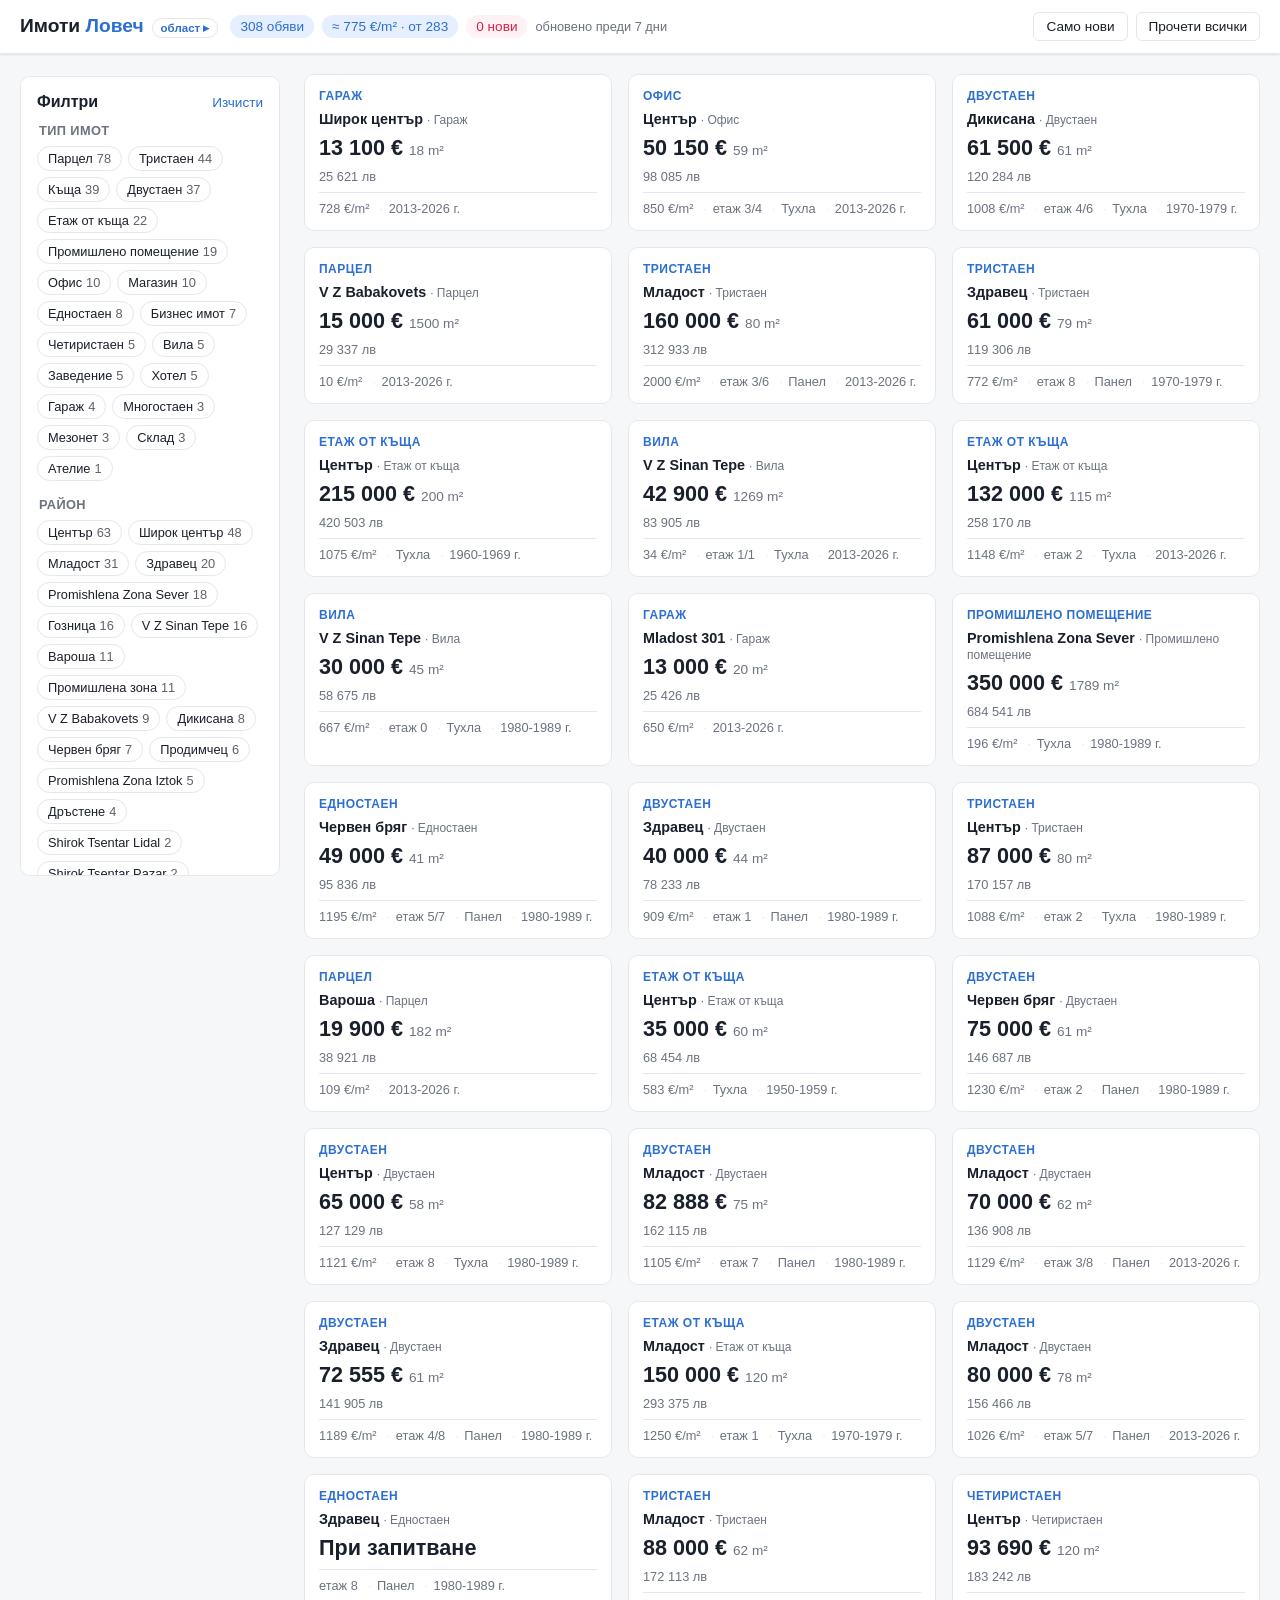
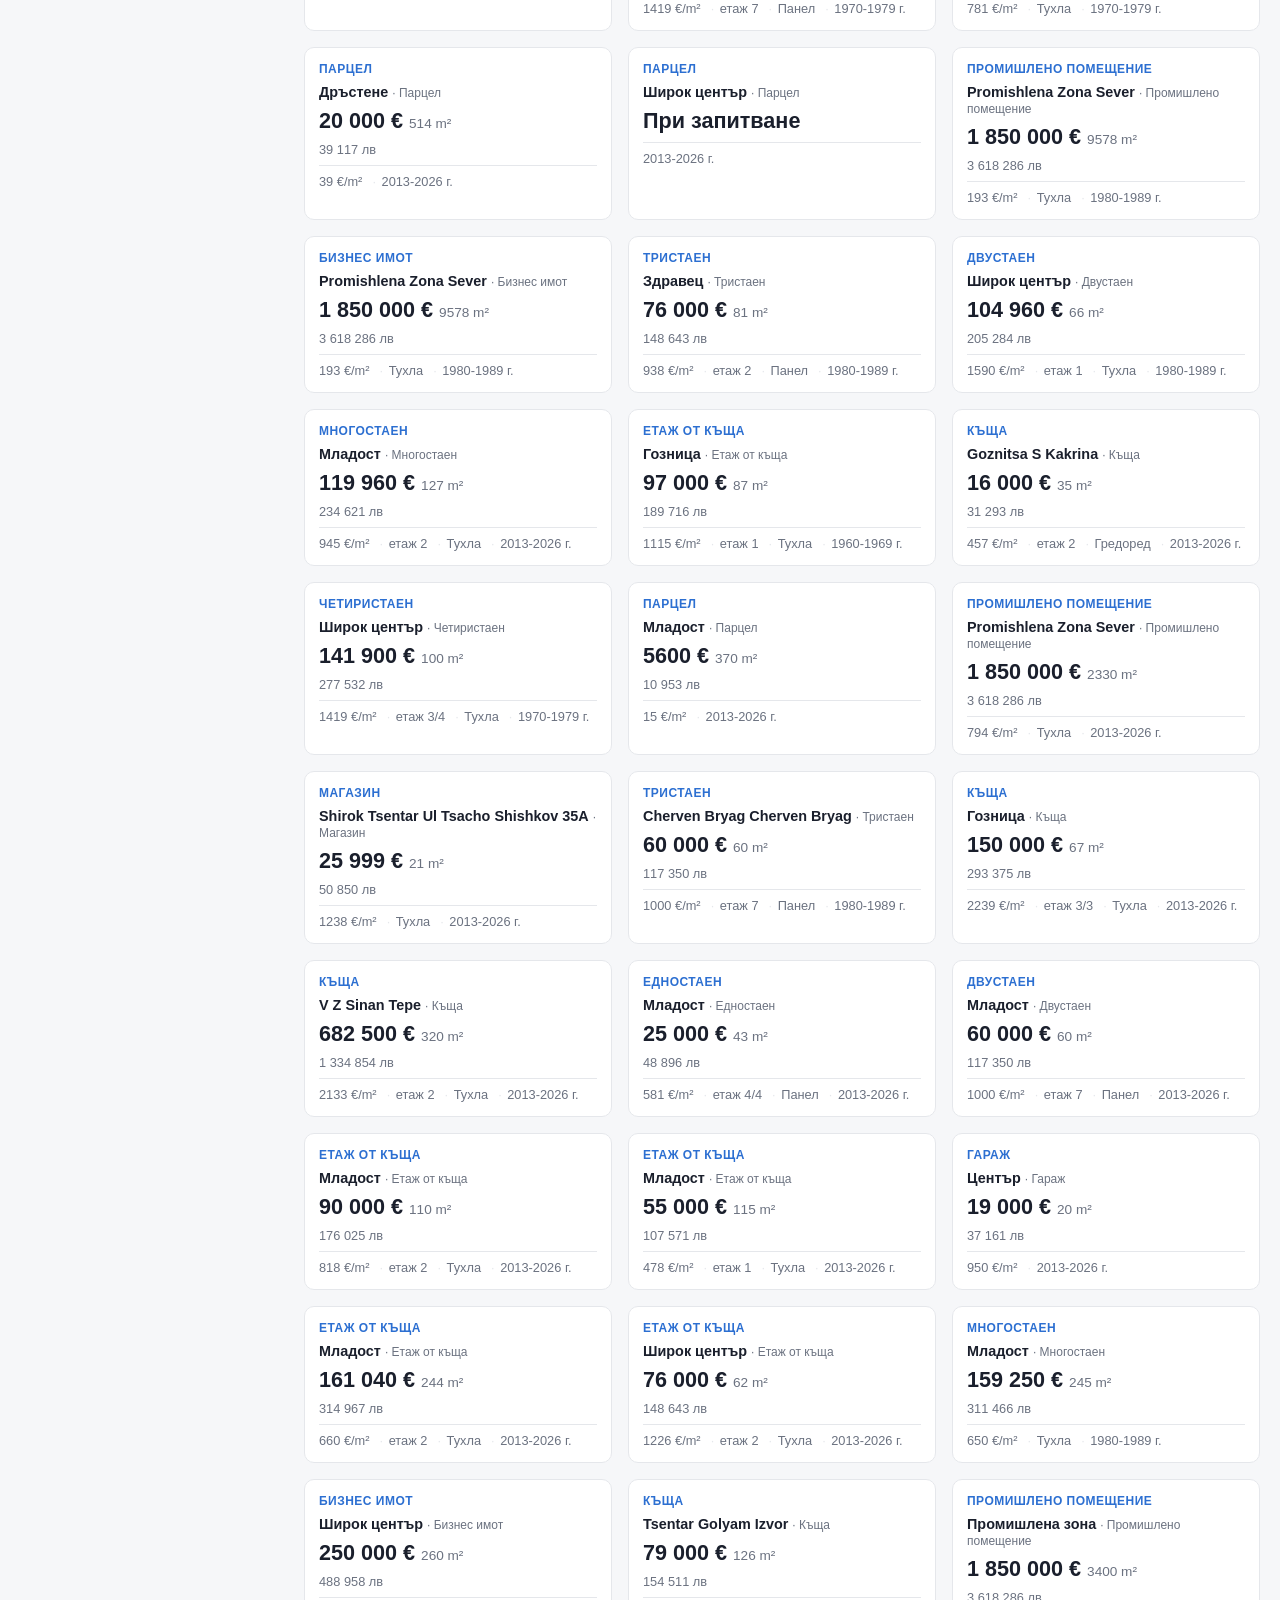
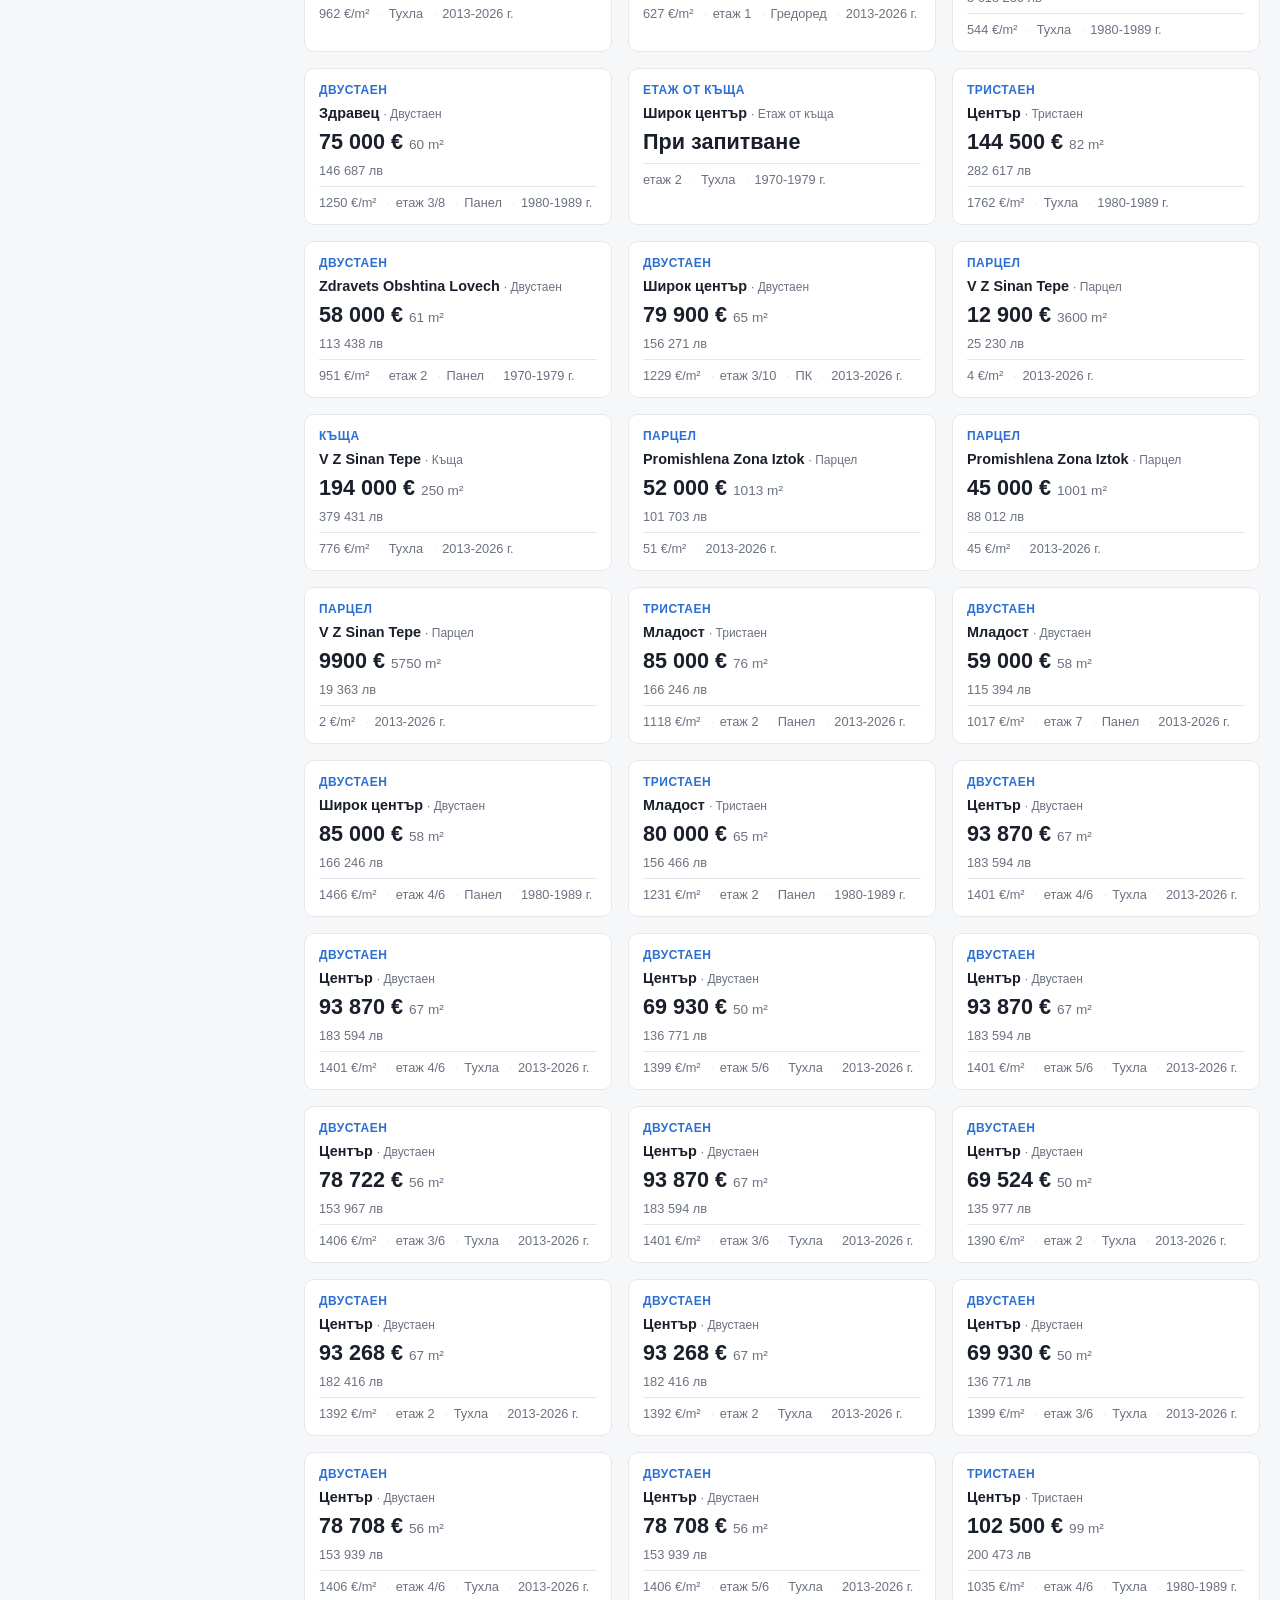
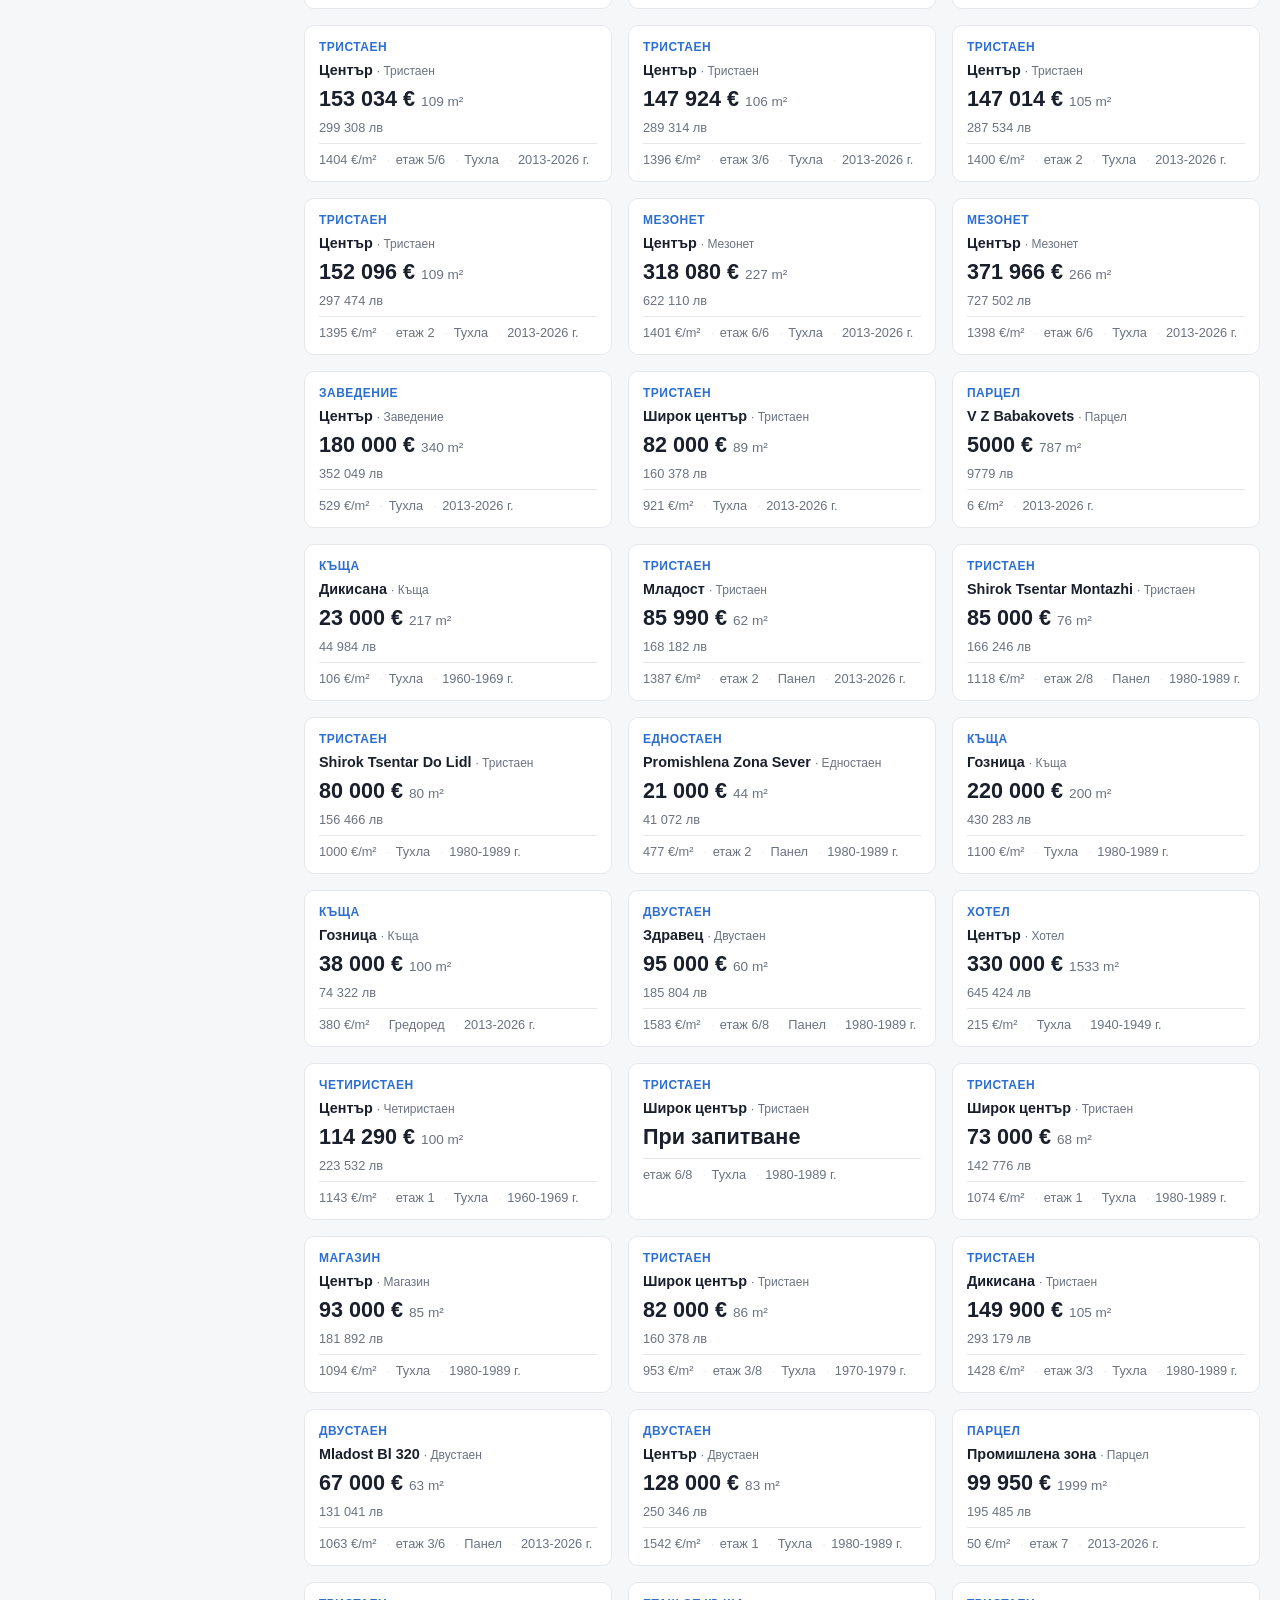
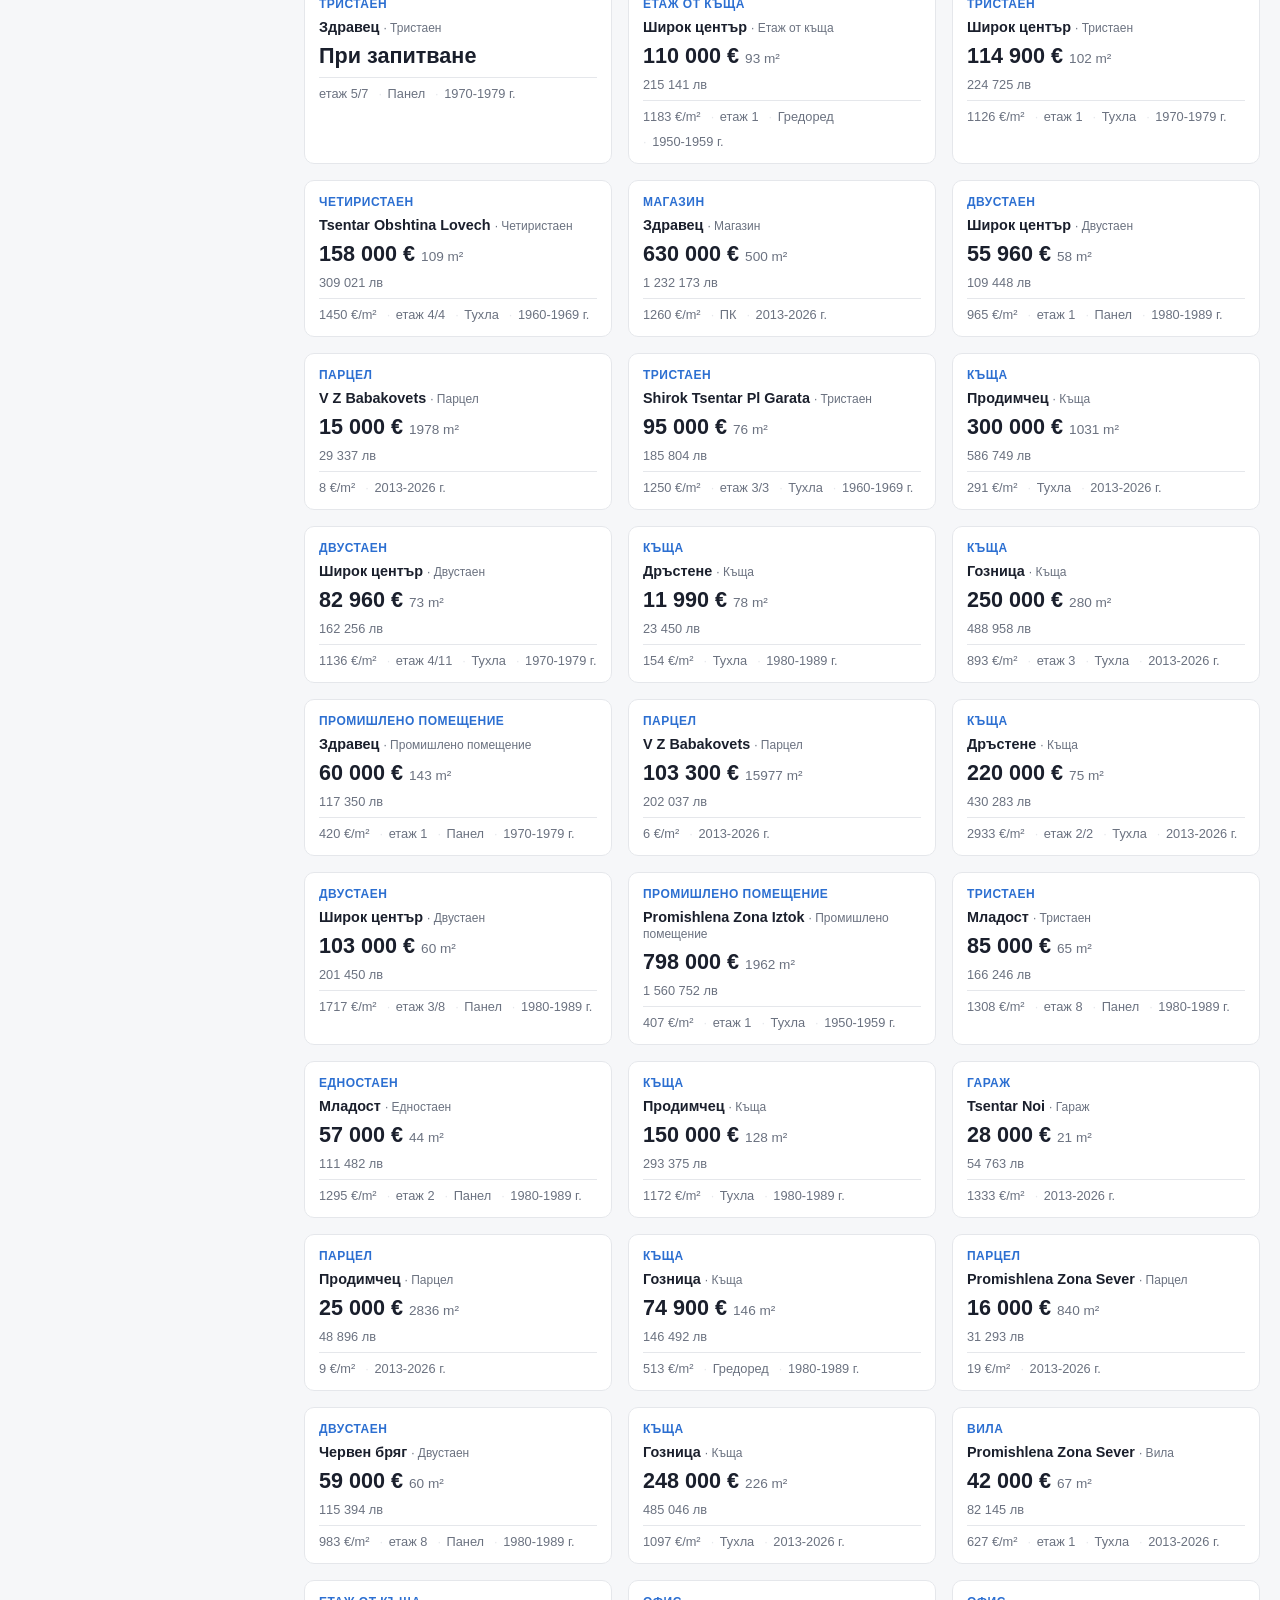
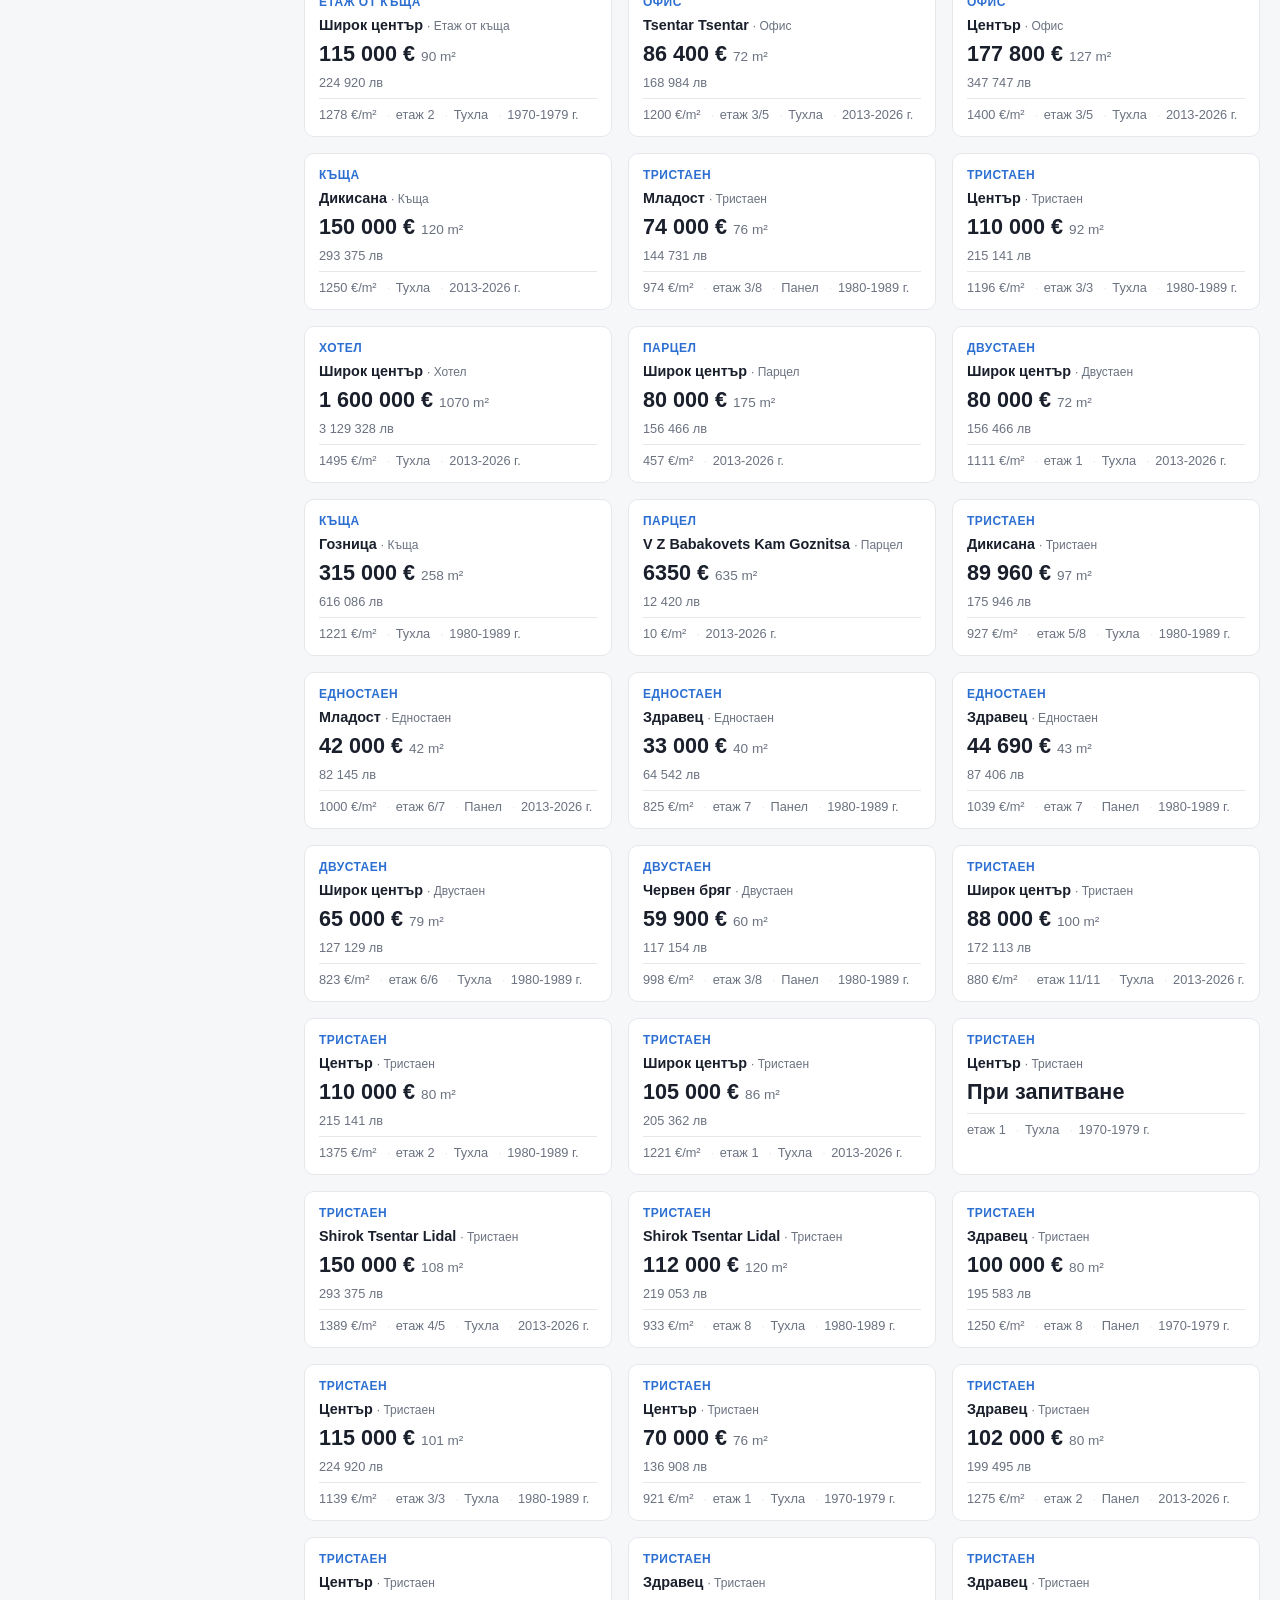
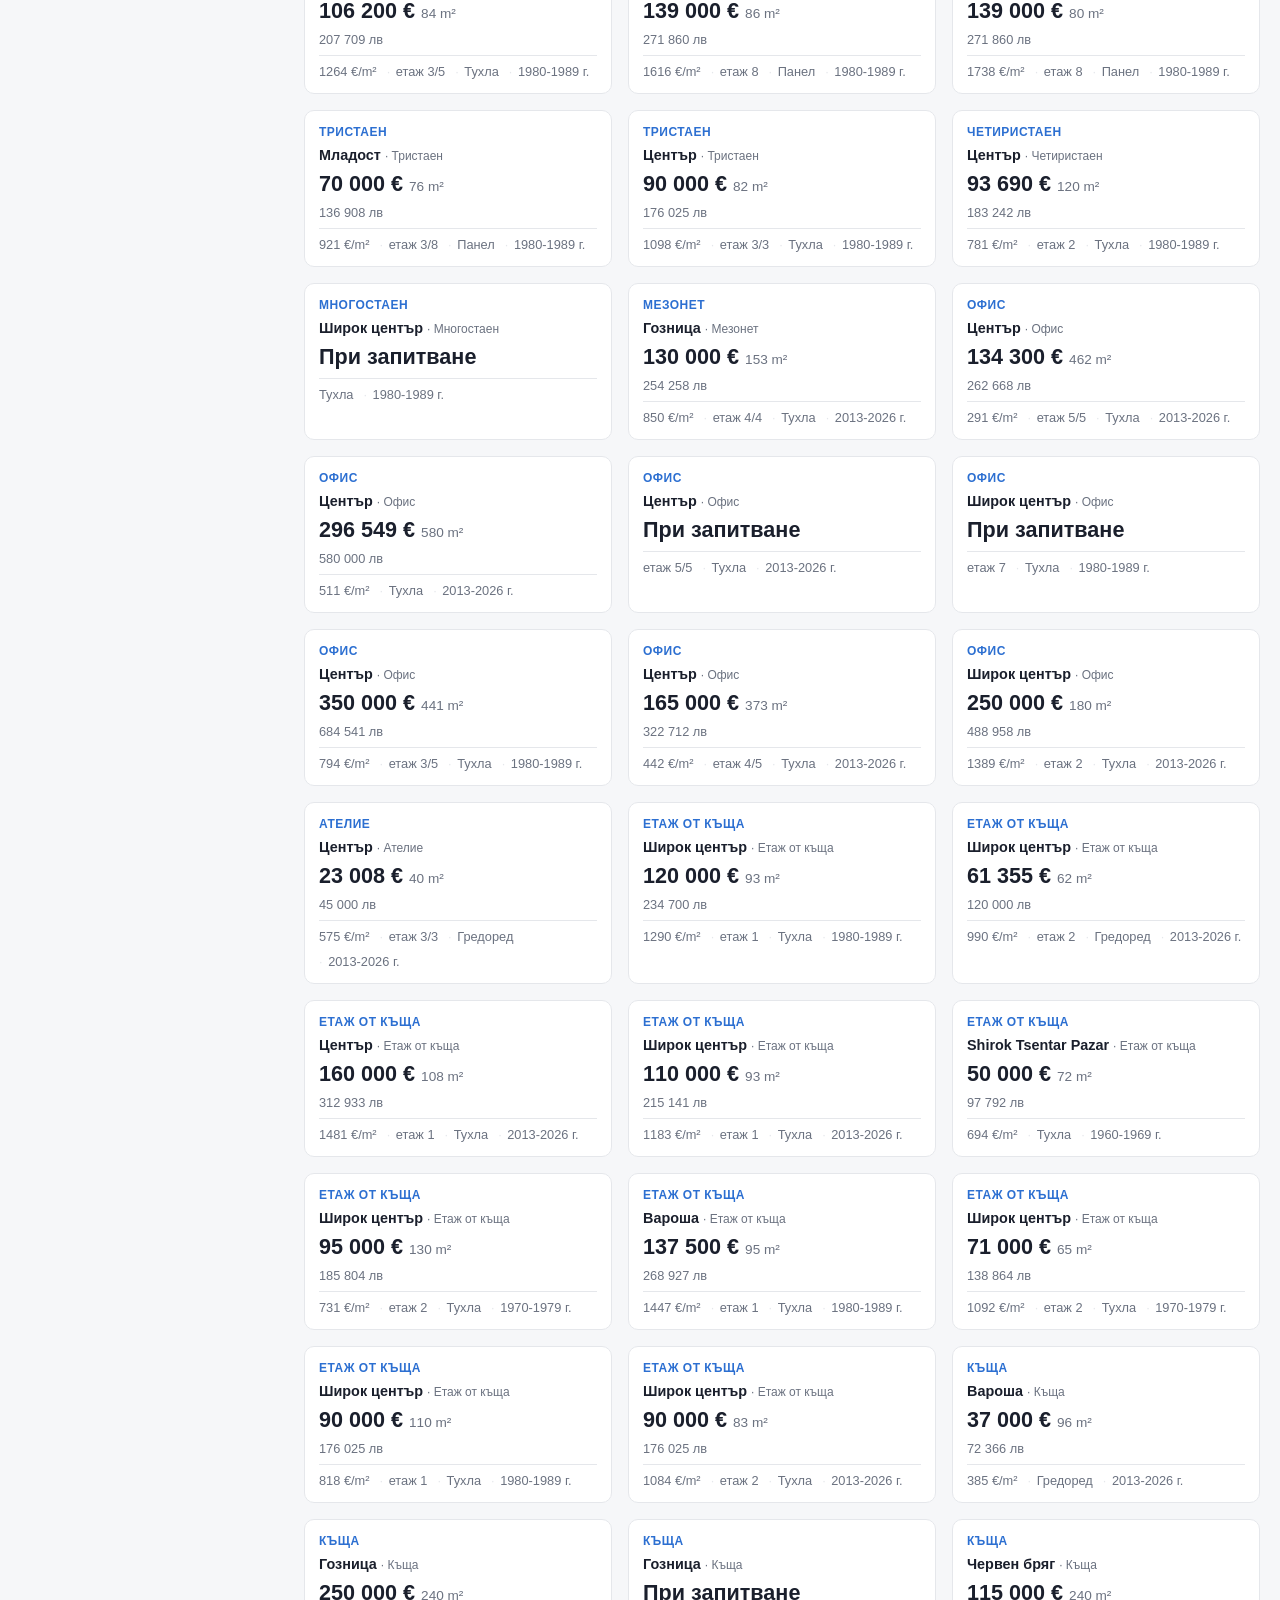
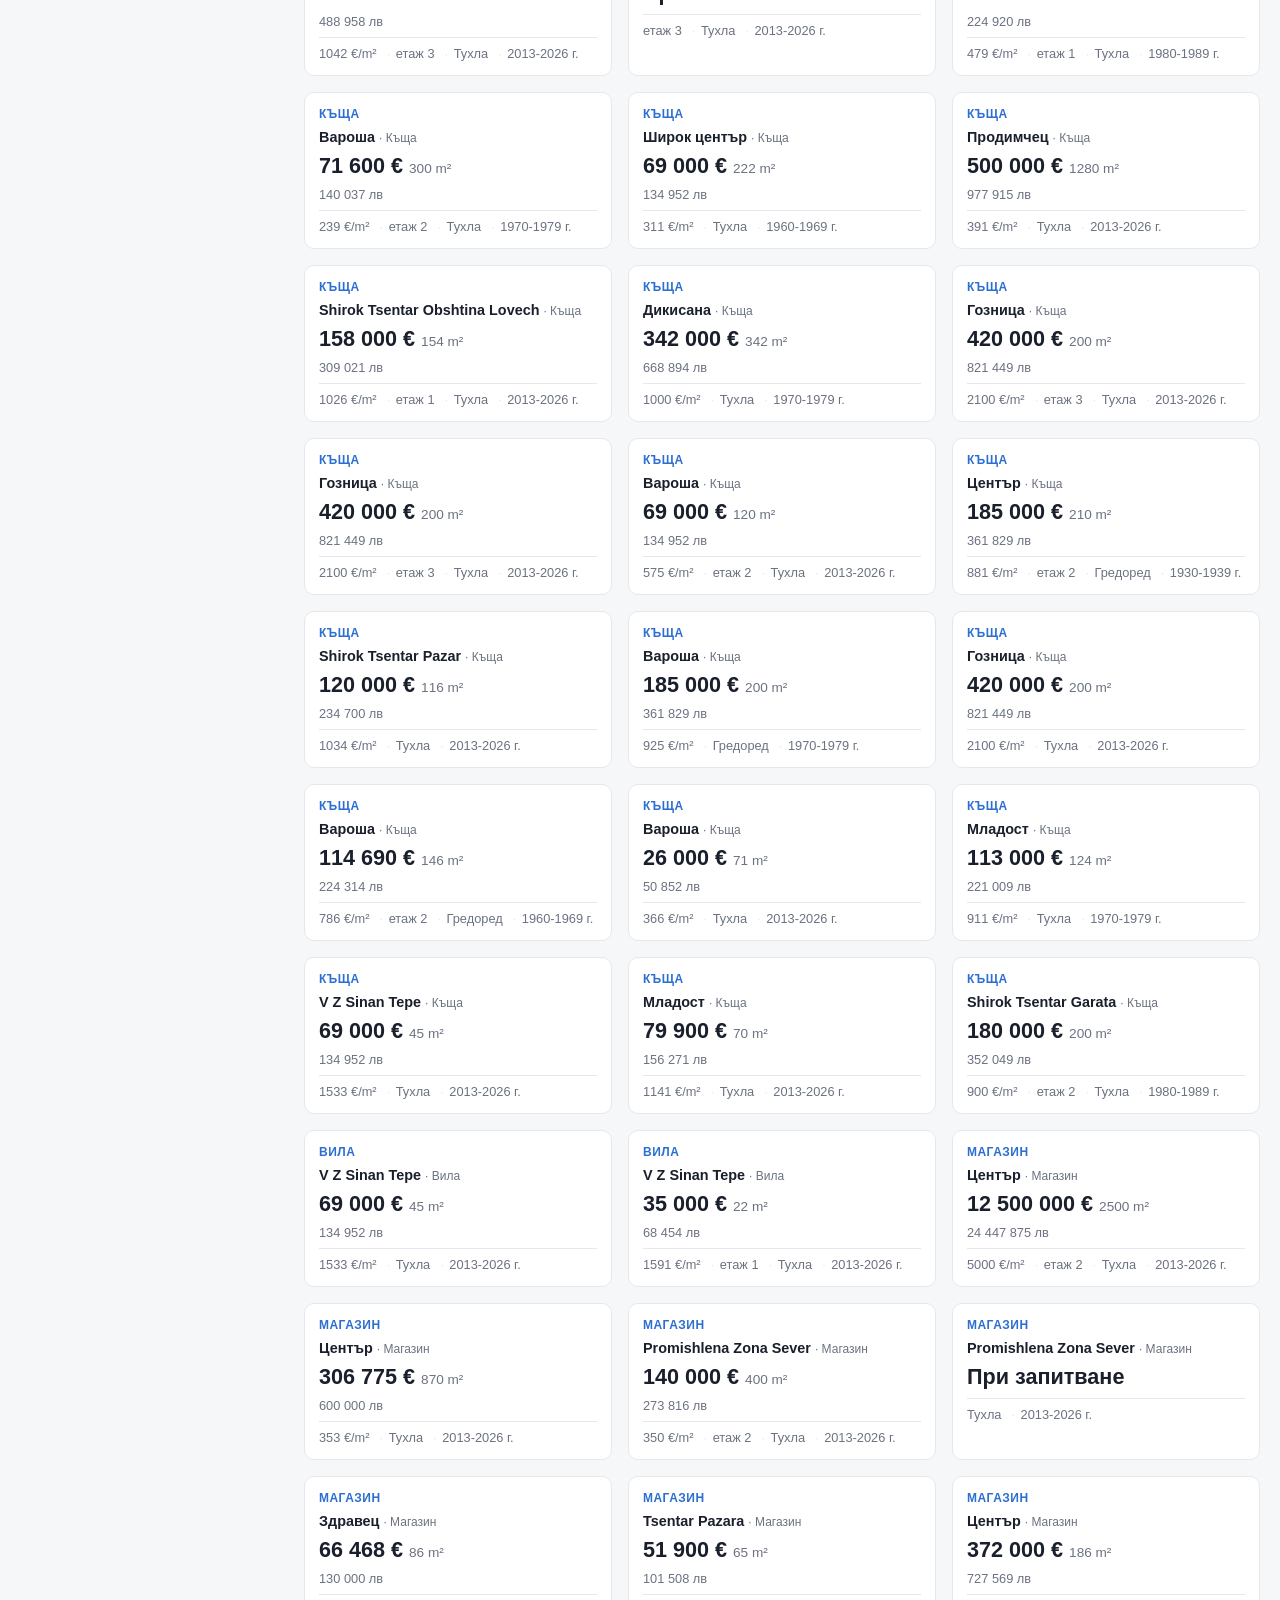
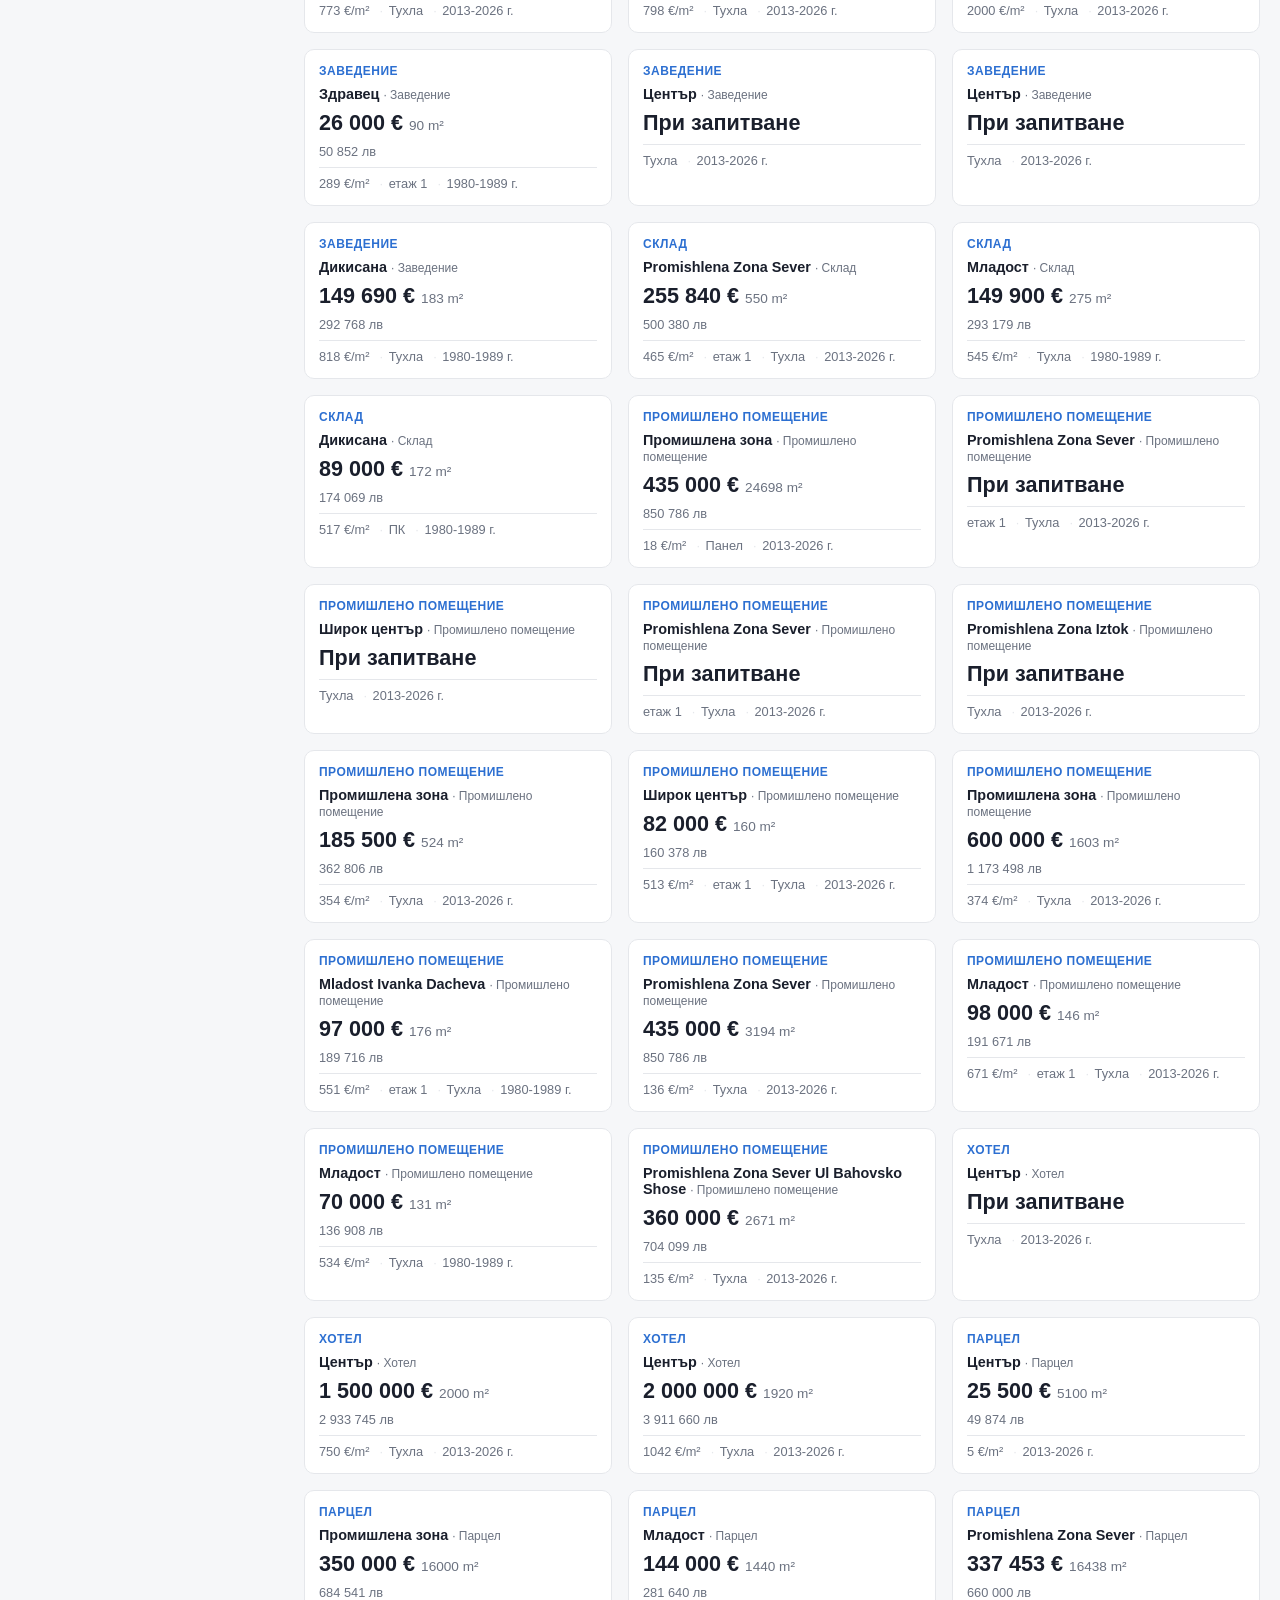
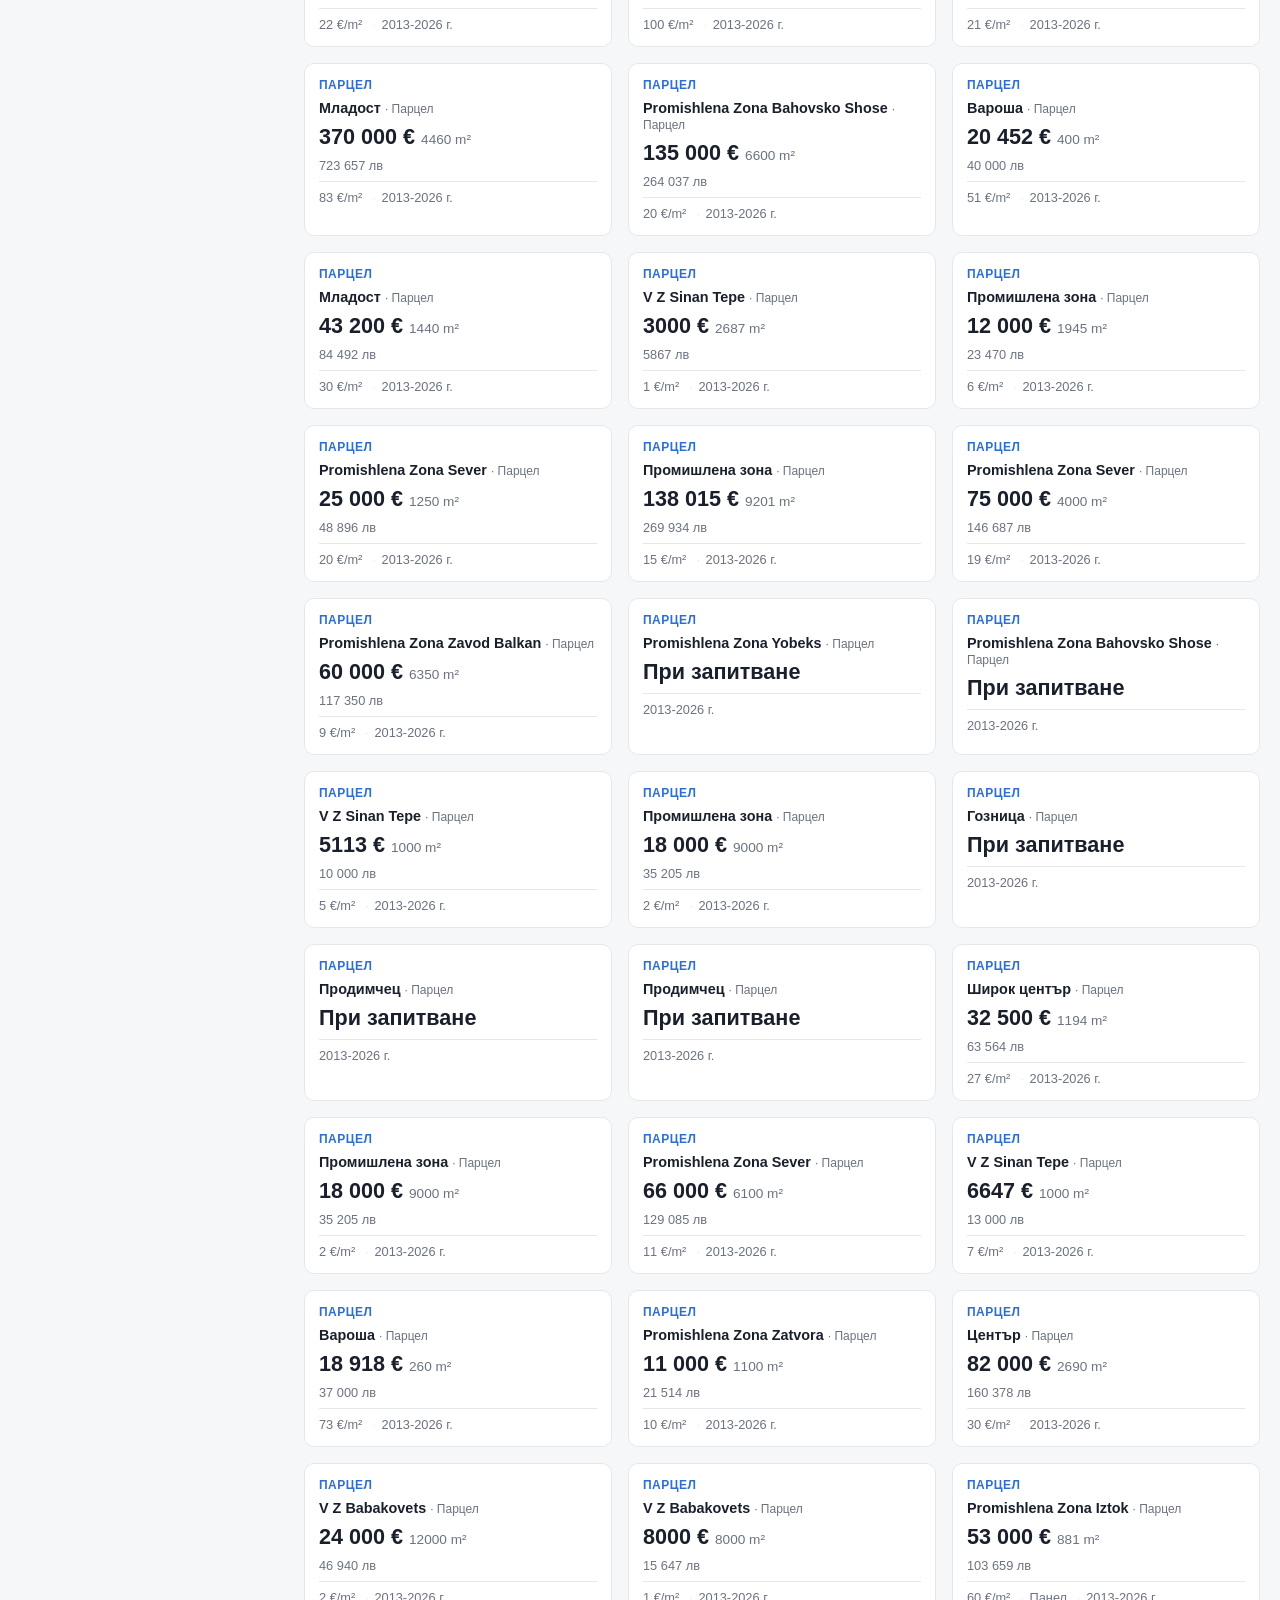
<file: public/index.html>
<!DOCTYPE html>
<html lang="bg">
<head>
<meta charset="UTF-8">
<meta name="viewport" content="width=device-width, initial-scale=1, viewport-fit=cover">
<meta name="theme-color" content="#ffffff" media="(prefers-color-scheme: light)">
<meta name="theme-color" content="#181c25" media="(prefers-color-scheme: dark)">
<title>Имоти Ловеч — Продажби</title>
<meta name="description" content="Всички обяви за продажби в град Ловеч от imot.bg, обновявани на всеки 30 минути.">
<link rel="stylesheet" href="style.css?v=2026-05-28b">
</head>
<body data-data="data.json" data-storage="imot-lovech-state-v1">
<header class="topbar">
  <div class="topbar-inner">
    <a class="brand" href="oblast.html" title="Виж цялата област Ловеч">
      <h1>Имоти <span class="city">Ловеч</span></h1>
      <span class="brand-switch">област ▸</span>
    </a>
    <div class="meta">
      <span id="count-pill" class="pill">— обяви</span>
      <span id="avg-pill" class="pill" hidden>— €/m²</span>
      <span id="new-pill" class="pill pill-new" hidden>0 нови</span>
      <span id="updated" class="updated"></span>
    </div>
    <div class="actions">
      <button id="toggle-only-new" class="btn-ghost">Само нови</button>
      <button id="mark-all-seen" class="btn-ghost">Прочети всички</button>
    </div>
  </div>
</header>

<div class="filter-bar">
  <button id="filter-toggle" class="btn-filter-toggle" aria-expanded="false" aria-controls="filters">
    <span class="ico">⚲</span> Филтри <span id="active-filter-count" class="fcount" hidden>0</span>
  </button>
  <select id="sort-mobile" class="sort-mobile" aria-label="Сортирай">
    <option value="new">Най-нови</option>
    <option value="price_asc">Цена ↑</option>
    <option value="price_desc">Цена ↓</option>
    <option value="area_desc">Най-голяма площ</option>
    <option value="ppm_asc">€/m² ↑</option>
    <option value="ppm_desc">€/m² ↓</option>
  </select>
</div>

<main class="layout">
  <aside class="filters" id="filters">
    <div class="filters-header">
      <strong>Филтри</strong>
      <div class="filters-header-actions">
        <button id="clear-filters" class="btn-link">Изчисти</button>
        <button id="filter-close" class="btn-link filter-close" aria-label="Затвори филтрите">✕</button>
      </div>
    </div>

    <div class="filters-body">
    <fieldset>
      <legend>Тип имот</legend>
      <div id="filter-types" class="chips"></div>
    </fieldset>

    <fieldset>
      <legend>Район</legend>
      <div id="filter-regions" class="chips"></div>
    </fieldset>

    <fieldset>
      <legend>Цена (EUR)</legend>
      <div class="range">
        <input type="number" id="price-min" placeholder="мин" inputmode="numeric">
        <span>–</span>
        <input type="number" id="price-max" placeholder="макс" inputmode="numeric">
      </div>
    </fieldset>

    <fieldset>
      <legend>Площ (m²)</legend>
      <div class="range">
        <input type="number" id="area-min" placeholder="мин" inputmode="numeric">
        <span>–</span>
        <input type="number" id="area-max" placeholder="макс" inputmode="numeric">
      </div>
    </fieldset>

    <fieldset>
      <legend>Цена / m² (EUR)</legend>
      <div class="range">
        <input type="number" id="ppm-min" placeholder="мин" inputmode="numeric">
        <span>–</span>
        <input type="number" id="ppm-max" placeholder="макс" inputmode="numeric">
      </div>
    </fieldset>

    <fieldset class="sort-fieldset">
      <legend>Сортирай по</legend>
      <select id="sort">
        <option value="new">Най-нови</option>
        <option value="price_asc">Цена ↑</option>
        <option value="price_desc">Цена ↓</option>
        <option value="area_desc">Най-голяма площ</option>
        <option value="ppm_asc">€/m² ↑</option>
        <option value="ppm_desc">€/m² ↓</option>
      </select>
    </fieldset>
    </div>
  </aside>

  <section class="results">
    <div id="grid" class="grid"></div>
    <div id="empty" class="empty" hidden>Няма обяви с тези филтри.</div>
  </section>
</main>

<div id="filter-backdrop" class="filter-backdrop" hidden></div>

<footer class="footer">
  <small>Данни от <a href="https://www.imot.bg/obiavi/prodazhbi/grad-lovech" target="_blank" rel="noopener">imot.bg</a> · обновявани на всеки 30 мин · 1 EUR = 1.95583 лв</small>
</footer>

<script src="app.js?v=2026-05-28b"></script>
</body>
</html>
</file>
<file: public/style.css>
:root {
  --bg: #f6f7f9;
  --card: #ffffff;
  --text: #1a1f2c;
  --text-muted: #6b7280;
  --border: #e5e7eb;
  --accent: #2c6fd1;
  --accent-soft: #e6efff;
  --new: #e11d48;
  --new-soft: #fef2f4;
  --shadow: 0 1px 3px rgba(0,0,0,.06), 0 1px 2px rgba(0,0,0,.04);
  --radius: 10px;
}

@media (prefers-color-scheme: dark) {
  :root {
    --bg: #0f1218;
    --card: #181c25;
    --text: #e8ecf3;
    --text-muted: #9ba3af;
    --border: #2a2f3a;
    --accent: #5b9aff;
    --accent-soft: #1c2840;
    --new: #fb7185;
    --new-soft: #2a1421;
    --shadow: 0 1px 3px rgba(0,0,0,.4);
  }
}

* { box-sizing: border-box; }

html {
  /* фон под notch/safe-area да съвпада с топбара */
  background: var(--card);
  /* clip спира хоризонталния overflow от off-screen drawer-а,
     без да чупи position:sticky (за разлика от overflow:hidden) */
  overflow-x: clip;
}

html, body {
  margin: 0;
  font-family: -apple-system, BlinkMacSystemFont, "Segoe UI", Roboto, sans-serif;
  background: var(--bg);
  color: var(--text);
  -webkit-font-smoothing: antialiased;
  text-size-adjust: 100%;
  -webkit-text-size-adjust: 100%;
}

body { overflow-x: clip; }

body {
  min-height: 100vh;
  min-height: 100dvh;
}

a { color: var(--accent); text-decoration: none; }
a:hover { text-decoration: underline; }

/* TOPBAR */
.topbar {
  position: sticky;
  top: 0;
  z-index: 10;
  background: var(--card);
  border-bottom: 1px solid var(--border);
  box-shadow: var(--shadow);
}
.topbar-inner {
  max-width: 1400px;
  margin: 0 auto;
  /* Safe Area: добавя notch отстъп към top/left/right */
  padding-top: max(12px, env(safe-area-inset-top));
  padding-bottom: 12px;
  padding-left: max(20px, env(safe-area-inset-left));
  padding-right: max(20px, env(safe-area-inset-right));
  display: flex;
  flex-wrap: wrap;
  align-items: center;
  gap: 12px;
}
.brand {
  display: inline-flex;
  align-items: baseline;
  gap: 8px;
  text-decoration: none;
  color: inherit;
}
.brand:hover { text-decoration: none; }
.brand:hover .brand-switch { background: var(--accent); color: #fff; border-color: var(--accent); }
.brand-switch {
  font-size: .72rem;
  font-weight: 600;
  color: var(--accent);
  border: 1px solid var(--border);
  border-radius: 999px;
  padding: 2px 8px;
  white-space: nowrap;
  transition: .15s;
}
.topbar h1 {
  font-size: 1.2rem;
  margin: 0;
  font-weight: 600;
}
.topbar h1 .city { color: var(--accent); }
.meta { display: flex; gap: 8px; align-items: center; flex-wrap: wrap; }
.pill {
  display: inline-block;
  padding: 4px 10px;
  background: var(--accent-soft);
  color: var(--accent);
  border-radius: 999px;
  font-size: .85rem;
  font-weight: 500;
}
.pill-new { background: var(--new-soft); color: var(--new); }
.updated { font-size: .8rem; color: var(--text-muted); }
.actions { margin-left: auto; display: flex; gap: 8px; flex-wrap: wrap; }
.btn-ghost {
  background: transparent;
  border: 1px solid var(--border);
  color: var(--text);
  padding: 6px 12px;
  border-radius: 6px;
  font-size: .85rem;
  cursor: pointer;
  transition: .15s;
}
.btn-ghost:hover { background: var(--accent-soft); border-color: var(--accent); }
.btn-ghost.active { background: var(--accent); color: white; border-color: var(--accent); }
.btn-link {
  background: none;
  border: none;
  color: var(--accent);
  font-size: .85rem;
  cursor: pointer;
  padding: 0;
}

/* LAYOUT */
.layout {
  max-width: 1400px;
  margin: 0 auto;
  display: grid;
  grid-template-columns: 260px 1fr;
  gap: 24px;
  padding: 20px;
  padding-left: max(20px, env(safe-area-inset-left));
  padding-right: max(20px, env(safe-area-inset-right));
}

/* Mobile filter-bar (toggle + sort) — скрит на desktop */
.filter-bar { display: none; }

/* FILTERS */
.filters {
  position: sticky;
  top: 76px;
  align-self: start;
  background: var(--card);
  border: 1px solid var(--border);
  border-radius: var(--radius);
  padding: 16px;
  max-height: calc(100vh - 100px);
  overflow-y: auto;
}
.filters-header-actions { display: flex; gap: 10px; align-items: center; }
.filter-close { display: none; font-size: 1.1rem; line-height: 1; }
.filter-backdrop {
  position: fixed;
  inset: 0;
  background: rgba(0,0,0,.45);
  z-index: 18;
  opacity: 0;
  transition: opacity .2s;
}
.filter-backdrop.show { opacity: 1; }

/* ===== MOBILE ===== */
@media (max-width: 800px) {
  .layout {
    grid-template-columns: 1fr;
    padding-top: 12px;
  }

  /* Sticky лента с бутон „Филтри" + сортиране */
  .filter-bar {
    display: flex;
    gap: 10px;
    position: sticky;
    top: 0;
    z-index: 9;
    background: var(--bg);
    padding: 10px max(14px, env(safe-area-inset-right)) 10px max(14px, env(safe-area-inset-left));
    border-bottom: 1px solid var(--border);
  }
  .btn-filter-toggle {
    flex: 1;
    display: flex;
    align-items: center;
    justify-content: center;
    gap: 6px;
    min-height: 44px;
    background: var(--card);
    border: 1px solid var(--border);
    border-radius: 8px;
    color: var(--text);
    font-size: .95rem;
    font-weight: 600;
    cursor: pointer;
  }
  .btn-filter-toggle .ico { font-size: 1.1rem; transform: rotate(45deg); display: inline-block; }
  .btn-filter-toggle .fcount {
    background: var(--accent);
    color: #fff;
    border-radius: 999px;
    padding: 1px 8px;
    font-size: .8rem;
  }
  .sort-mobile {
    flex: 1;
    min-height: 44px;
    border: 1px solid var(--border);
    border-radius: 8px;
    background: var(--card);
    color: var(--text);
    padding: 0 10px;
    font-size: .95rem;
  }

  /* Филтрите стават slide-in drawer отдясно.
     Затворен: visibility:hidden + изваден извън екрана. Държим го извън
     layout-а докато не се отвори, за да не създава хоризонтален скрол. */
  .filters {
    position: fixed;
    top: 0;
    right: 0;
    /* ВАЖНО: изрична височина, а НЕ top:0+bottom:0. На мобилни браузъри fixed
       елемент с top:0;bottom:0 се оразмерява по съдържанието (ставаше ~3000px)
       и затова вътрешният скрол никога нямаше какво да скролва. 100dvh =
       реалната височина на екрана → .filters-body вече има какво да скролва. */
    height: 100vh;
    height: 100dvh;
    width: min(86vw, 360px);
    max-width: 100vw;
    max-height: none;
    border: none;
    border-radius: 0;
    z-index: 20;
    transform: translateX(100%);
    visibility: hidden;
    transition: transform .25s ease, visibility .25s ease;
    box-shadow: -8px 0 24px rgba(0,0,0,.18);
    /* Flex колона: заглавието стои горе, тялото скролва. overflow:hidden на
       самия aside — реалният скрол е в .filters-body. min-height:0 е ключът,
       за да може flex-детето да се свие и наистина да скролва (иначе бъг). */
    display: flex;
    flex-direction: column;
    padding: 0;
    overflow: hidden;
  }
  .filters.open { transform: translateX(0); visibility: visible; }
  .filters .filters-header {
    flex: 0 0 auto;
    margin: 0;
    padding: max(16px, env(safe-area-inset-top)) max(16px, env(safe-area-inset-right)) 12px 16px;
  }
  .filters-body {
    flex: 1 1 auto;
    min-height: 0;
    overflow-y: auto;
    overscroll-behavior: contain;
    -webkit-overflow-scrolling: touch;
    padding: 0 max(16px, env(safe-area-inset-right)) max(16px, env(safe-area-inset-bottom)) 16px;
  }
  .filter-close { display: inline-block; }
  .filters .filters-header strong { font-size: 1.05rem; }
}
.filters-header {
  display: flex;
  justify-content: space-between;
  align-items: center;
  margin-bottom: 12px;
}
.filters fieldset {
  border: none;
  padding: 0;
  margin: 0 0 16px 0;
}
.filters legend {
  font-size: .8rem;
  font-weight: 600;
  text-transform: uppercase;
  letter-spacing: .03em;
  color: var(--text-muted);
  margin-bottom: 8px;
}
.chips { display: flex; flex-wrap: wrap; gap: 6px; }
.chip {
  padding: 4px 10px;
  background: transparent;
  border: 1px solid var(--border);
  border-radius: 999px;
  font-size: .8rem;
  cursor: pointer;
  color: var(--text);
  transition: .15s;
}
.chip:hover { border-color: var(--accent); }
.chip.active {
  background: var(--accent);
  color: white;
  border-color: var(--accent);
}
.chip .count { opacity: .7; margin-left: 4px; }
/* опции без налични имоти спрямо другите филтри */
.chip-empty {
  opacity: .35;
  text-decoration: line-through;
}
.chip-empty:hover { border-color: var(--border); }
.range { display: flex; gap: 6px; align-items: center; }
.range input {
  width: 100%;
  padding: 6px 8px;
  border: 1px solid var(--border);
  border-radius: 6px;
  font-size: .85rem;
  background: var(--bg);
  color: var(--text);
}
.range span { color: var(--text-muted); }
select {
  width: 100%;
  padding: 7px 8px;
  border: 1px solid var(--border);
  border-radius: 6px;
  background: var(--bg);
  color: var(--text);
  font-size: .85rem;
}

/* GRID + CARDS */
.grid {
  display: grid;
  grid-template-columns: repeat(auto-fill, minmax(280px, 1fr));
  gap: 16px;
}
.card {
  background: var(--card);
  border: 1px solid var(--border);
  border-radius: var(--radius);
  padding: 14px;
  cursor: pointer;
  transition: .15s;
  position: relative;
  display: flex;
  flex-direction: column;
  gap: 8px;
  text-decoration: none;
  color: inherit;
}
.card:hover {
  transform: translateY(-1px);
  box-shadow: 0 6px 16px rgba(0,0,0,.08);
  border-color: var(--accent);
  text-decoration: none;
}
.card.new {
  border-color: var(--new);
  box-shadow: 0 0 0 1px var(--new-soft);
}
.card .new-badge {
  position: absolute;
  top: 10px;
  right: 10px;
  background: var(--new);
  color: white;
  padding: 2px 8px;
  border-radius: 999px;
  font-size: .7rem;
  font-weight: 700;
  letter-spacing: .03em;
  text-transform: uppercase;
}
.card-type {
  display: inline-block;
  font-size: .75rem;
  font-weight: 600;
  text-transform: uppercase;
  letter-spacing: .04em;
  color: var(--accent);
}
.card-region {
  font-size: .9rem;
  font-weight: 600;
  color: var(--text);
}
.card-region small {
  font-weight: 400;
  color: var(--text-muted);
  margin-left: 4px;
}
.card-price {
  font-size: 1.35rem;
  font-weight: 700;
  color: var(--text);
}
.card-price small {
  font-size: .85rem;
  color: var(--text-muted);
  font-weight: 400;
  margin-left: 6px;
}
.card-bgn { font-size: .8rem; color: var(--text-muted); }
.card-specs {
  display: flex;
  flex-wrap: wrap;
  gap: 10px;
  font-size: .8rem;
  color: var(--text-muted);
  padding-top: 8px;
  border-top: 1px solid var(--border);
}
.card-specs span::before {
  content: '· ';
  margin-right: 2px;
  color: var(--border);
}
.card-specs span:first-child::before { content: ''; margin: 0; }

.empty {
  text-align: center;
  padding: 40px;
  color: var(--text-muted);
  background: var(--card);
  border: 1px dashed var(--border);
  border-radius: var(--radius);
}
.more-note {
  grid-column: 1 / -1;
  text-align: center;
  padding: 16px;
  color: var(--text-muted);
  font-size: .85rem;
}

.footer {
  text-align: center;
  padding: 24px;
  padding-bottom: max(24px, calc(env(safe-area-inset-bottom) + 12px));
  padding-left: max(24px, env(safe-area-inset-left));
  padding-right: max(24px, env(safe-area-inset-right));
  color: var(--text-muted);
  font-size: .8rem;
}

/* ===== MOBILE: touch targets + layout ===== */
@media (max-width: 800px) {
  .topbar h1 { font-size: 1.05rem; }
  .topbar .actions {
    width: 100%;
    margin-left: 0;
    gap: 8px;
  }
  .topbar .actions .btn-ghost {
    flex: 1;
    min-width: 0; /* позволява свиване под ширината на текста */
    min-height: 40px;
    font-size: .78rem;
    padding: 6px 8px;
    line-height: 1.15;
    white-space: normal;
  }
  .meta { width: 100%; }

  /* По-голям tap target за чипове и полета */
  .chip { padding: 9px 14px; font-size: .9rem; }
  .range input,
  select { padding: 11px 10px; font-size: 16px; /* >=16px спира auto-zoom на iOS */ }
  .filters fieldset { margin-bottom: 20px; }

  /* Сортирането е в горната лента → крием го в drawer-а */
  .sort-fieldset { display: none; }

  .grid { grid-template-columns: 1fr; gap: 12px; }
  .card { padding: 16px; }
  .card-price { font-size: 1.45rem; }
}

@media (min-width: 801px) {
  /* На desktop няма mobile sort, ползва се in-drawer */
  .sort-mobile { display: none; }
}

/* По-малки телефони */
@media (max-width: 380px) {
  .topbar .actions .btn-ghost { font-size: .72rem; }
}
</file>
